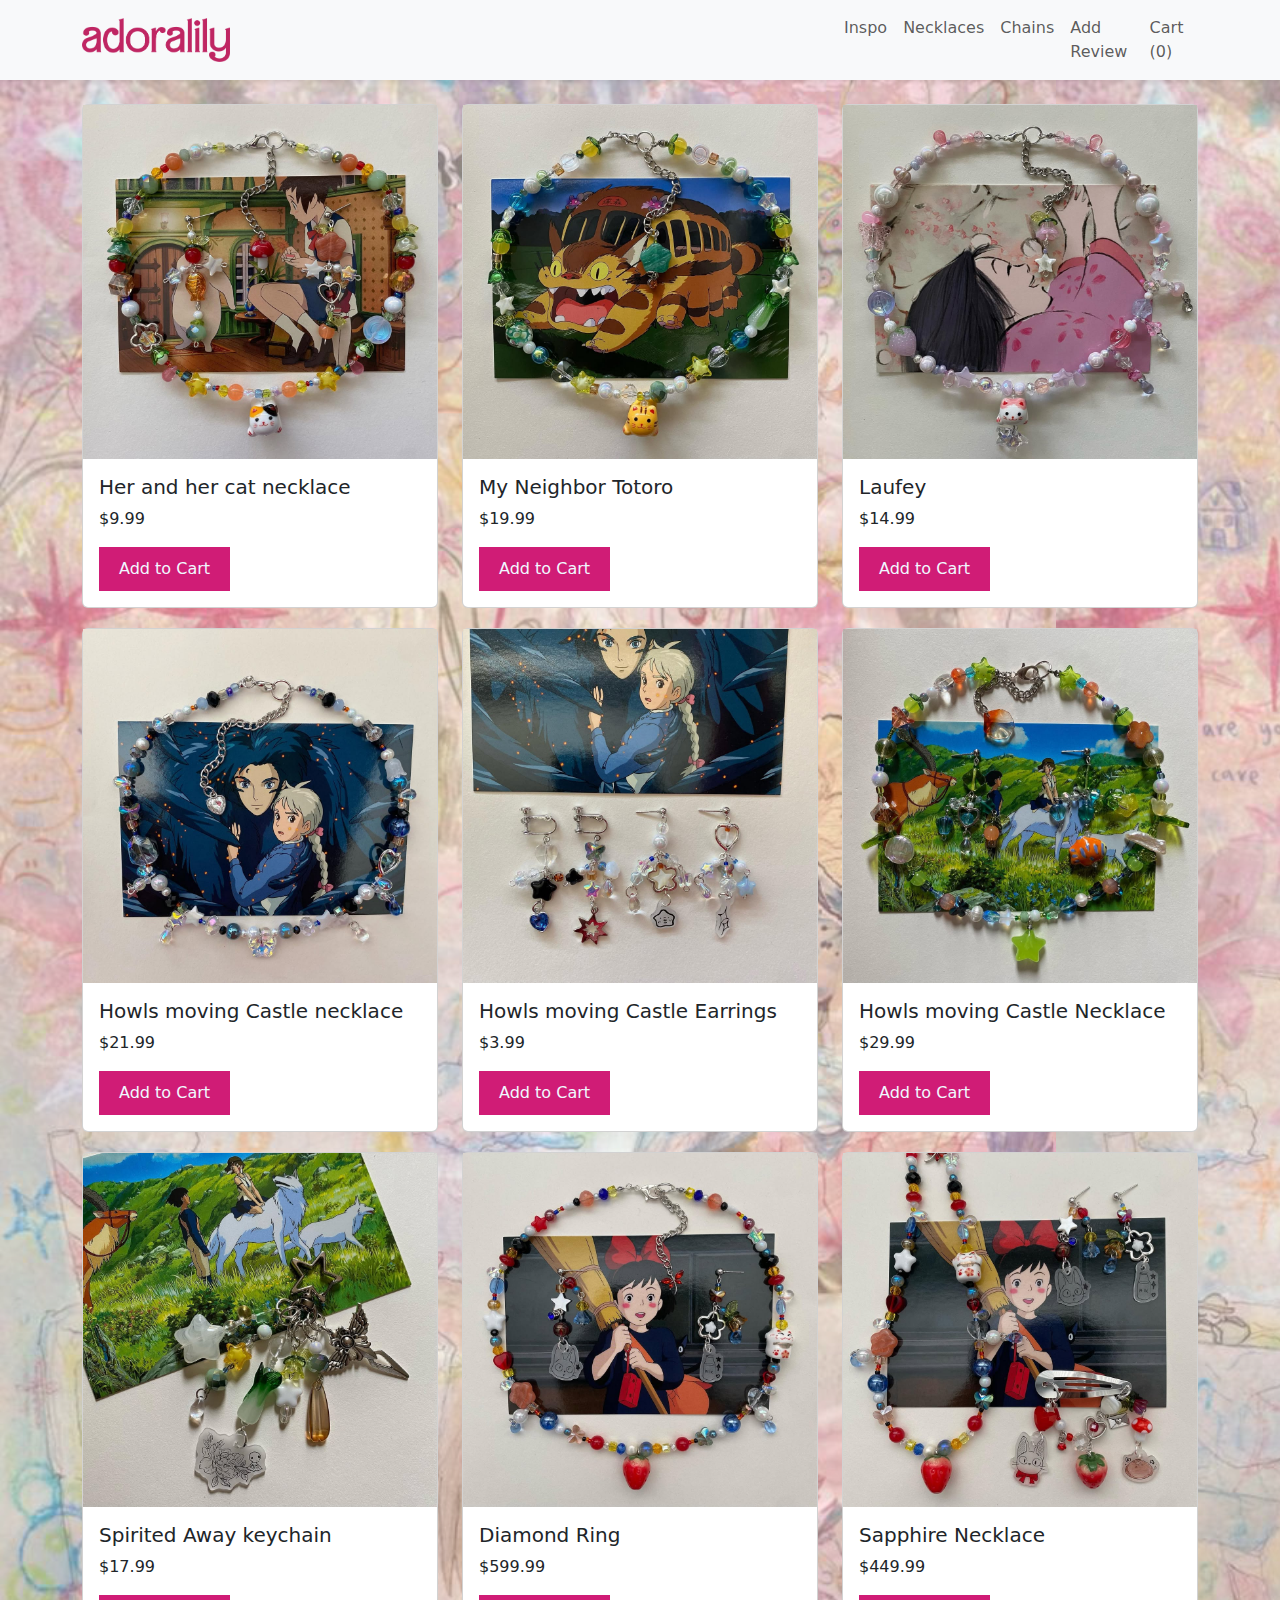
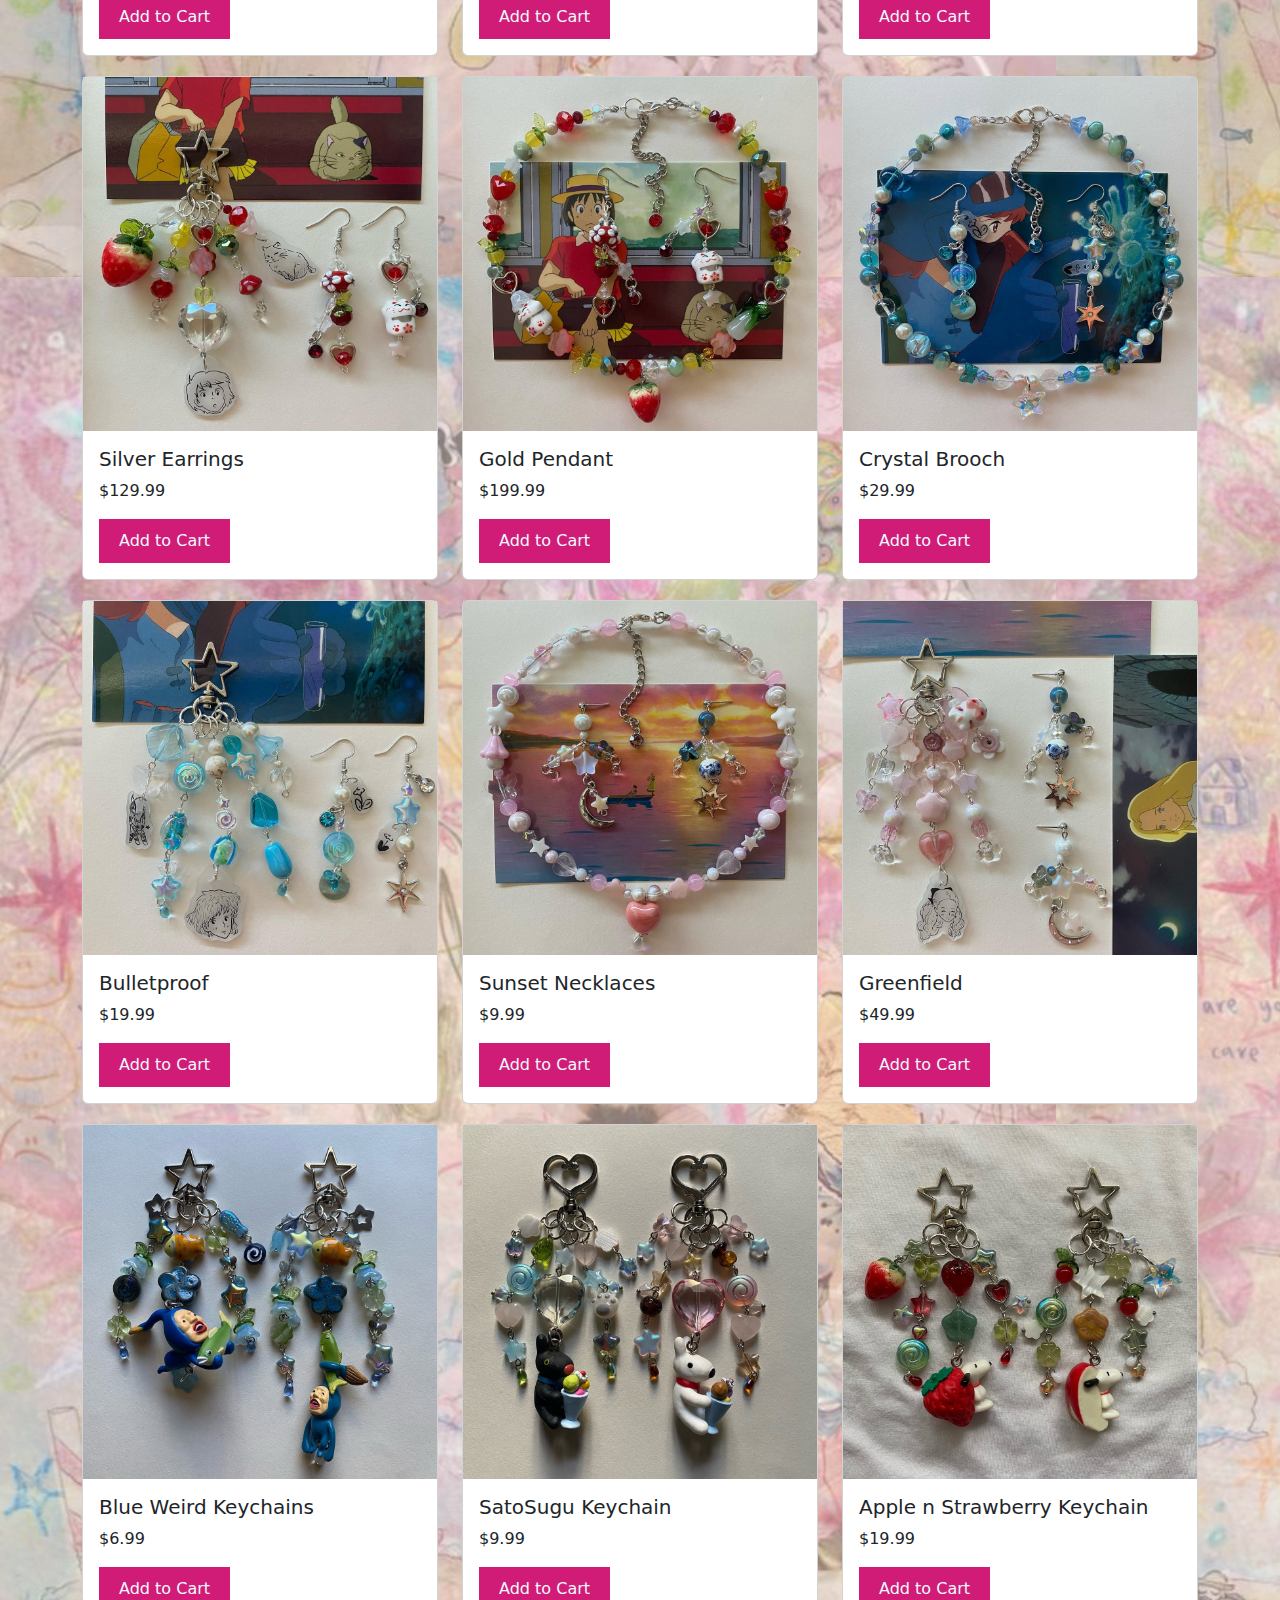
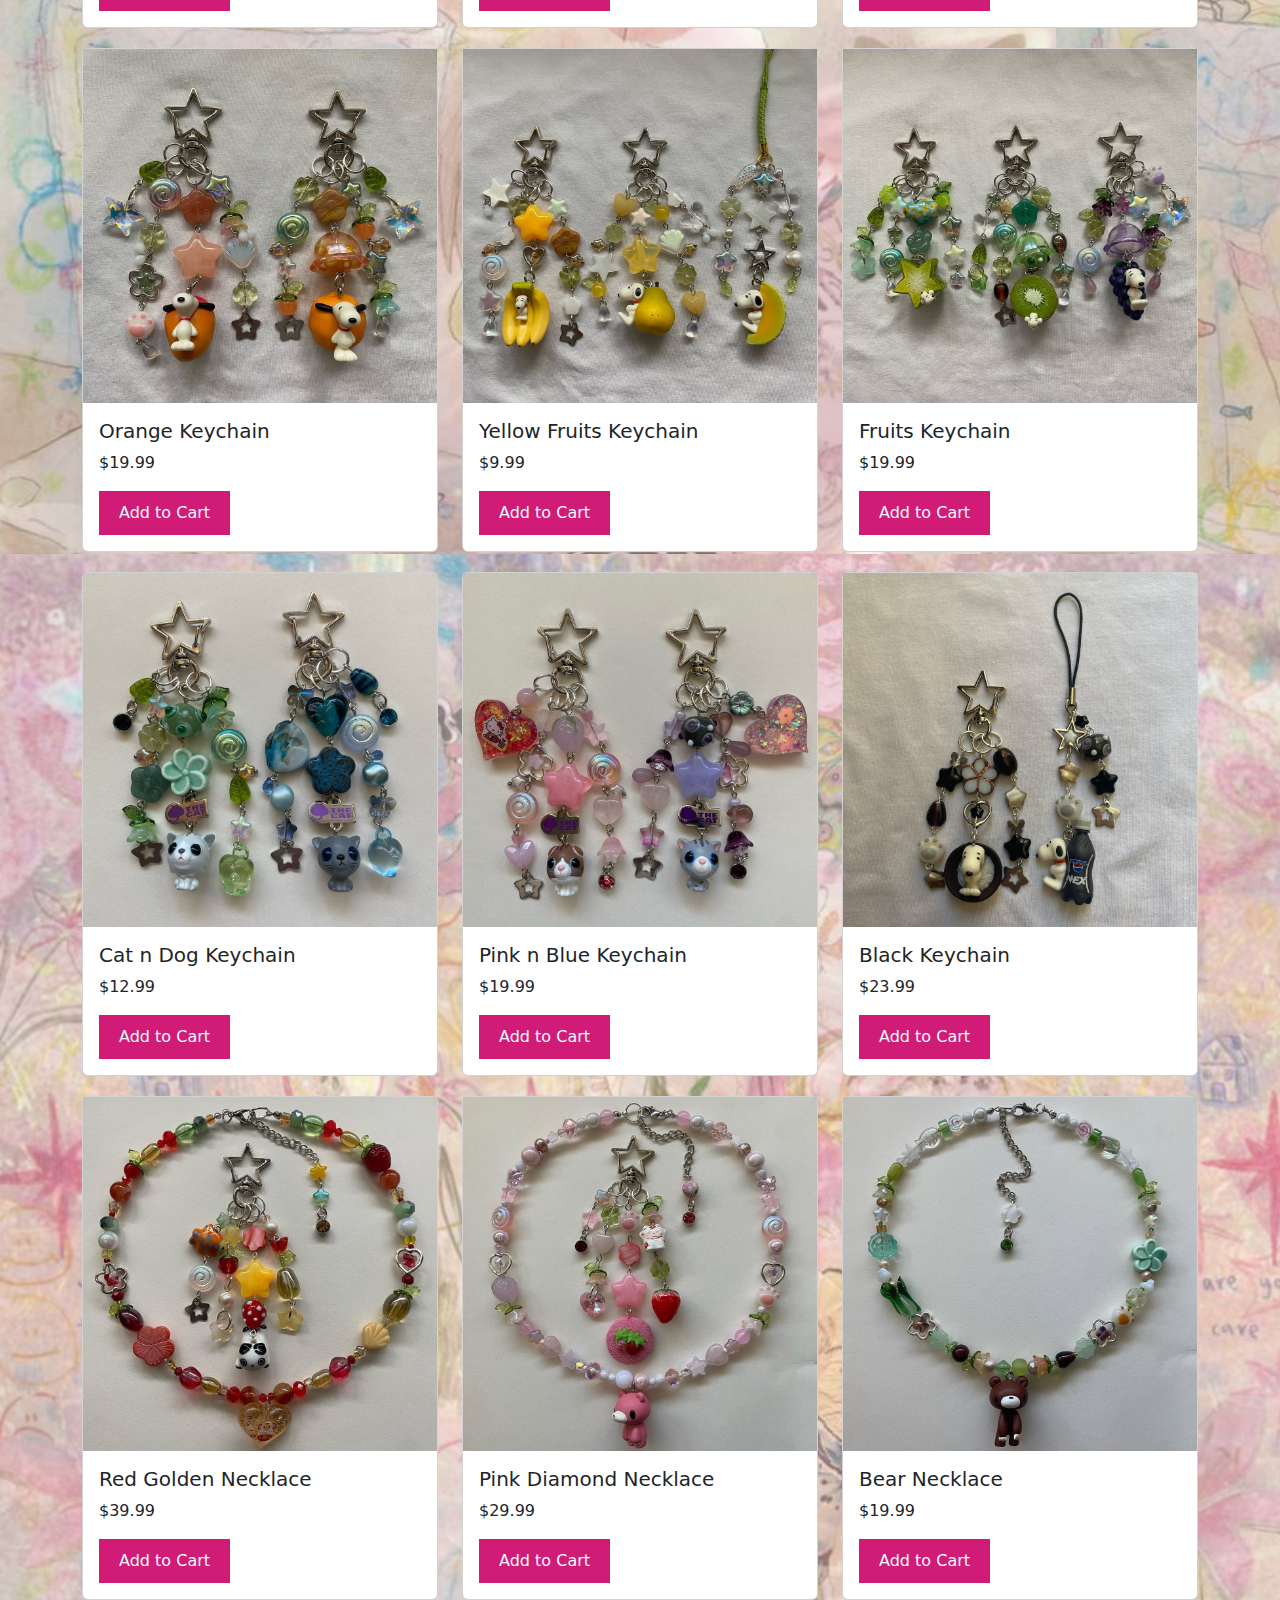
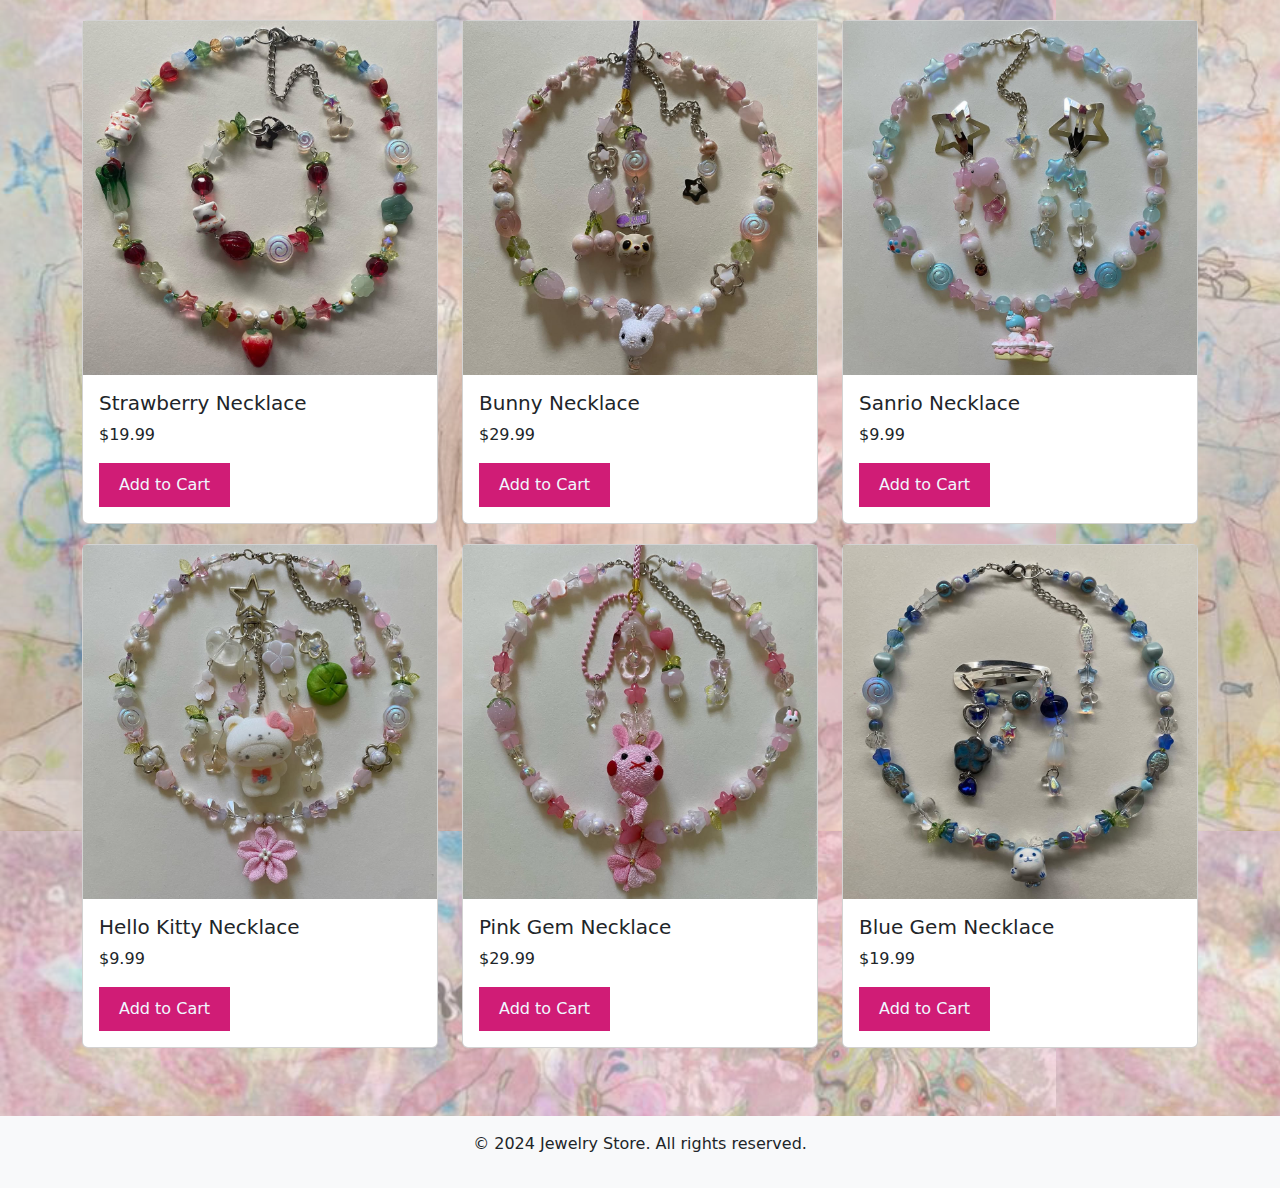
<file: index.html>
<!DOCTYPE html> 
<html lang="en">
<head>
    <meta charset="UTF-8">
    <meta name="viewport" content="width=device-width, initial-scale=1.0">
    <title>Jewelry Store - Home</title>
    <link rel="stylesheet" href="style.css">
    <link rel="stylesheet" href="https://cdn.jsdelivr.net/npm/bootstrap@5.3.0/dist/css/bootstrap.min.css">
    <script src="script.js" defer></script>
</head>
<body>
    <!-- Header -->
    <header class="navbar navbar-expand-lg navbar-light bg-light shadow-sm">
        <div class="container">
            <a class="navbar-brand fw-bold" href="index.html"><img style="width: 20%; margin: 0;" src="logo.png"></a>
            <button class="navbar-toggler" type="button" data-bs-toggle="collapse" data-bs-target="#navbarNav">
                <span class="navbar-toggler-icon"></span>
            </button>
            <div class="collapse navbar-collapse" id="navbarNav">
                <ul class="navbar-nav ms-auto">
                    <li class="nav-item"><a class="nav-link" href="anime.html">Inspo</a></li>
                    <li class="nav-item"><a class="nav-link" href="necklace.html">Necklaces</a></li>
                    <li class="nav-item"><a class="nav-link" href="keychain.html">Chains</a></li>
                    <li class="nav-item"><a class="nav-link" href="product.html">Add Review</a></li>
                    <li class="nav-item"><a class="nav-link" href="cart.html">Cart (0)</a></li>
                </ul>
            </div>
        </div>
    </header>

    <!-- Product Grid -->
    <main class="container my-4" >
        <div class="row" id="productGrid">
            <!-- Cards will be injected here dynamically -->
        </div>
        
    </main>

    <!-- Footer -->
    <footer class="bg-light text-center py-3 mt-5">
        <p>&copy; 2024 Jewelry Store. All rights reserved.</p>
    </footer>

    <!-- Bootstrap Script -->
    <script src="https://cdn.jsdelivr.net/npm/bootstrap@5.3.0/dist/js/bootstrap.bundle.min.js"></script>
</body>
</html>
</file>
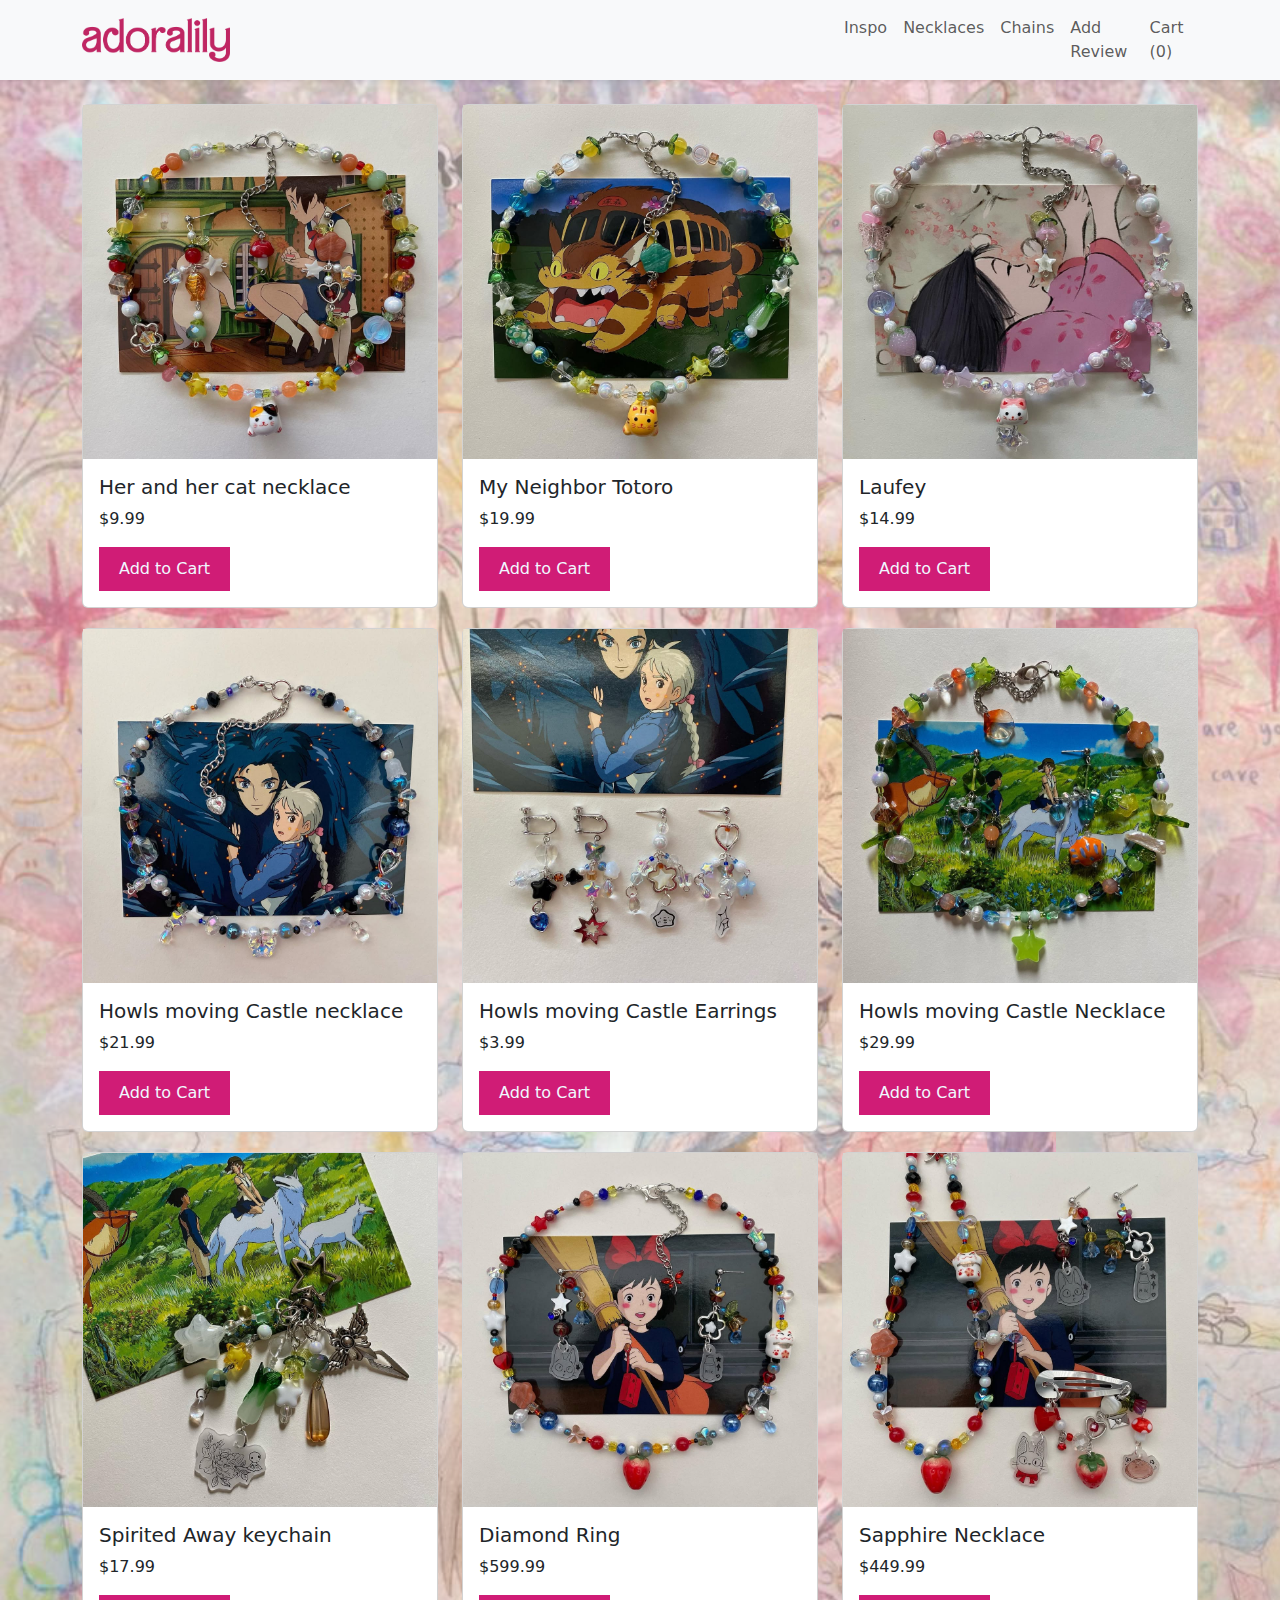
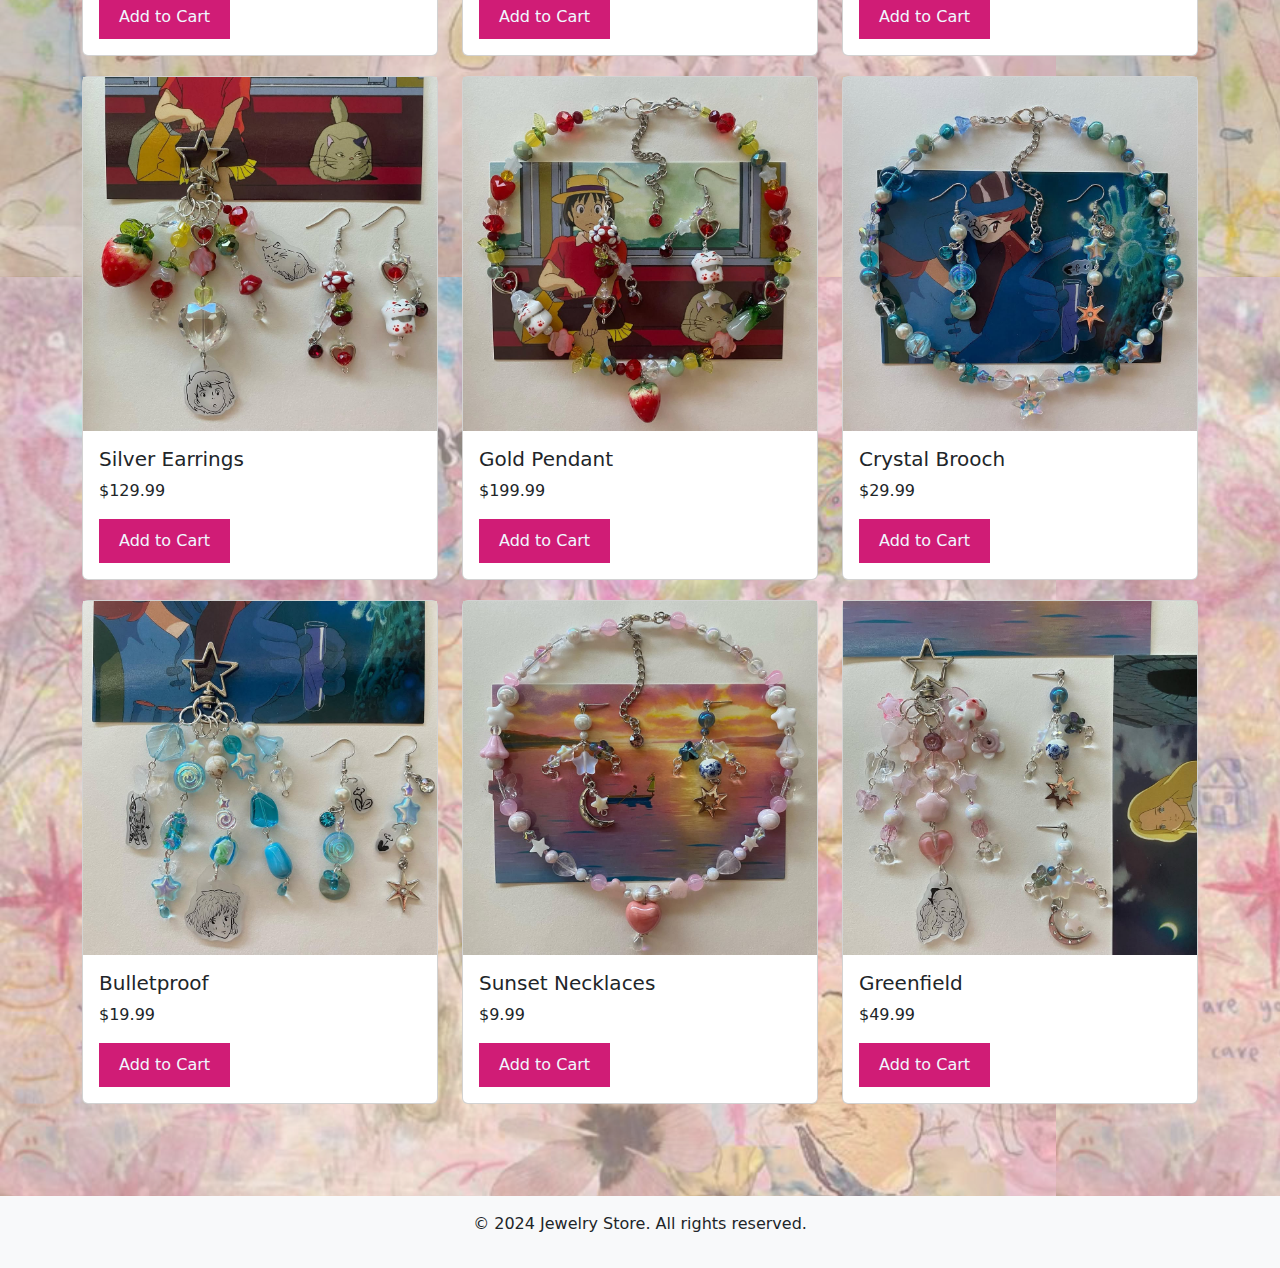
<file: anime.html>
<!DOCTYPE html> 
<html lang="en">
<head>
    <meta charset="UTF-8">
    <meta name="viewport" content="width=device-width, initial-scale=1.0">
    <title>Jewelry Store - Home</title>
    <link rel="stylesheet" href="style.css">
    <link rel="stylesheet" href="https://cdn.jsdelivr.net/npm/bootstrap@5.3.0/dist/css/bootstrap.min.css">
    <script src="anime.js" defer></script>
</head>
<body>
    <!-- Header -->
    <header class="navbar navbar-expand-lg navbar-light bg-light shadow-sm">
        <div class="container">
            <a class="navbar-brand fw-bold" href="index.html"><img style="width: 20%; margin: 0;" src="logo.png"></a>
            <button class="navbar-toggler" type="button" data-bs-toggle="collapse" data-bs-target="#navbarNav">
                <span class="navbar-toggler-icon"></span>
            </button>
            <div class="collapse navbar-collapse" id="navbarNav">
                <ul class="navbar-nav ms-auto">
                    <li class="nav-item"><a class="nav-link" href="anime.html">Inspo</a></li>
                    <li class="nav-item"><a class="nav-link" href="necklace.html">Necklaces</a></li>
                    <li class="nav-item"><a class="nav-link" href="keychain.html">Chains</a></li>
                    <li class="nav-item"><a class="nav-link" href="product.html">Add Review</a></li>
                    <li class="nav-item"><a class="nav-link" href="cart.html">Cart (0)</a></li>
                </ul>
            </div>
        </div>
    </header>

    <!-- Product Grid -->
    <main class="container my-4">
        <div class="row" id="productGrid">
            <!-- Products will be dynamically loaded here -->
        </div>
    </main>

    
    <!-- Product Grid -->
    <main class="container my-4">
        <div class="row" id="productGrid">
            <!-- Products will be dynamically loaded here -->
        </div>
    </main>

    <!-- Footer -->
    <footer class="bg-light text-center py-3 mt-5">
        <p>&copy; 2024 Jewelry Store. All rights reserved.</p>
    </footer>

    <!-- Bootstrap Script -->
    <script src="https://cdn.jsdelivr.net/npm/bootstrap@5.3.0/dist/js/bootstrap.bundle.min.js"></script>
</body>
</html>
</file>
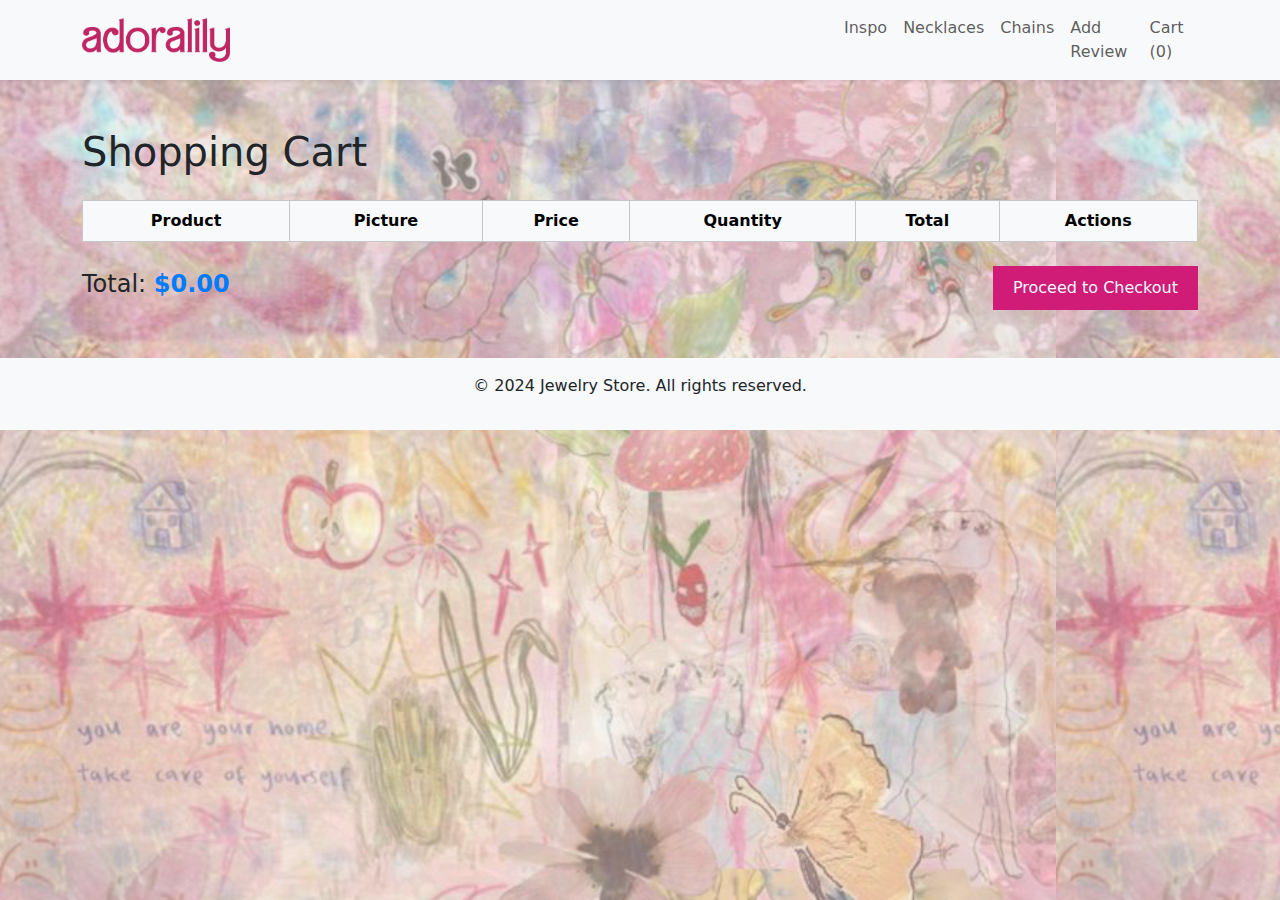
<file: cart.html>
<!DOCTYPE html>
<html lang="en">
<head>
    <meta charset="UTF-8">
    <meta name="viewport" content="width=device-width, initial-scale=1.0">
    <title>Shopping Cart - Jewelry Store</title>
    <link rel="stylesheet" href="style.css">
    <link rel="stylesheet" href="https://cdn.jsdelivr.net/npm/bootstrap@5.3.0/dist/css/bootstrap.min.css">
    <script src="script.js" defer></script>
</head>
<body>
    <!-- Header -->
    <header class="navbar navbar-expand-lg navbar-light bg-light shadow-sm">
        <div class="container">
            <a class="navbar-brand fw-bold" href="index.html"><img style="width: 20%; margin: 0;" src="logo.png"></a>
            <ul class="navbar-nav ms-auto">
                <li class="nav-item"><a class="nav-link" href="anime.html">Inspo</a></li>
                <li class="nav-item"><a class="nav-link" href="necklace.html">Necklaces</a></li>
                <li class="nav-item"><a class="nav-link" href="keychain.html">Chains</a></li>
                <li class="nav-item"><a class="nav-link" href="product.html">Add Review</a></li>
                <li class="nav-item"><a class="nav-link" href="cart.html">Cart (0)</a></li>
            </ul>
        </div>
    </header>

    <!-- Cart Section -->
    <main class="container mt-5">
        <h1 class="mb-4">Shopping Cart</h1>
        <table class="table table-bordered">
            <thead class="table-light">
                <tr>
                    <th>Product</th>
                    <th>Picture</th>
                    <th>Price</th>
                    <th>Quantity</th>
                    <th>Total</th>
                    <th>Actions</th>
                </tr>
            </thead>
            <tbody id="cartItems">
                <!-- Dynamic cart items -->
            </tbody>
        </table>
        <div class="d-flex justify-content-between align-items-center mt-4">
            <h4>Total: <span id="cartTotal">0.00</span></h4>
            <button id="checkoutBtn">Proceed to Checkout</button>
        </div>
    </main>

    <!-- Footer -->
    <footer class="bg-light text-center py-3 mt-5">
        <p>&copy; 2024 Jewelry Store. All rights reserved.</p>
    </footer>

    <!-- Bootstrap Script -->
    <script src="https://cdn.jsdelivr.net/npm/bootstrap@5.3.0/dist/js/bootstrap.bundle.min.js"></script>
</body>
</html>
</file>
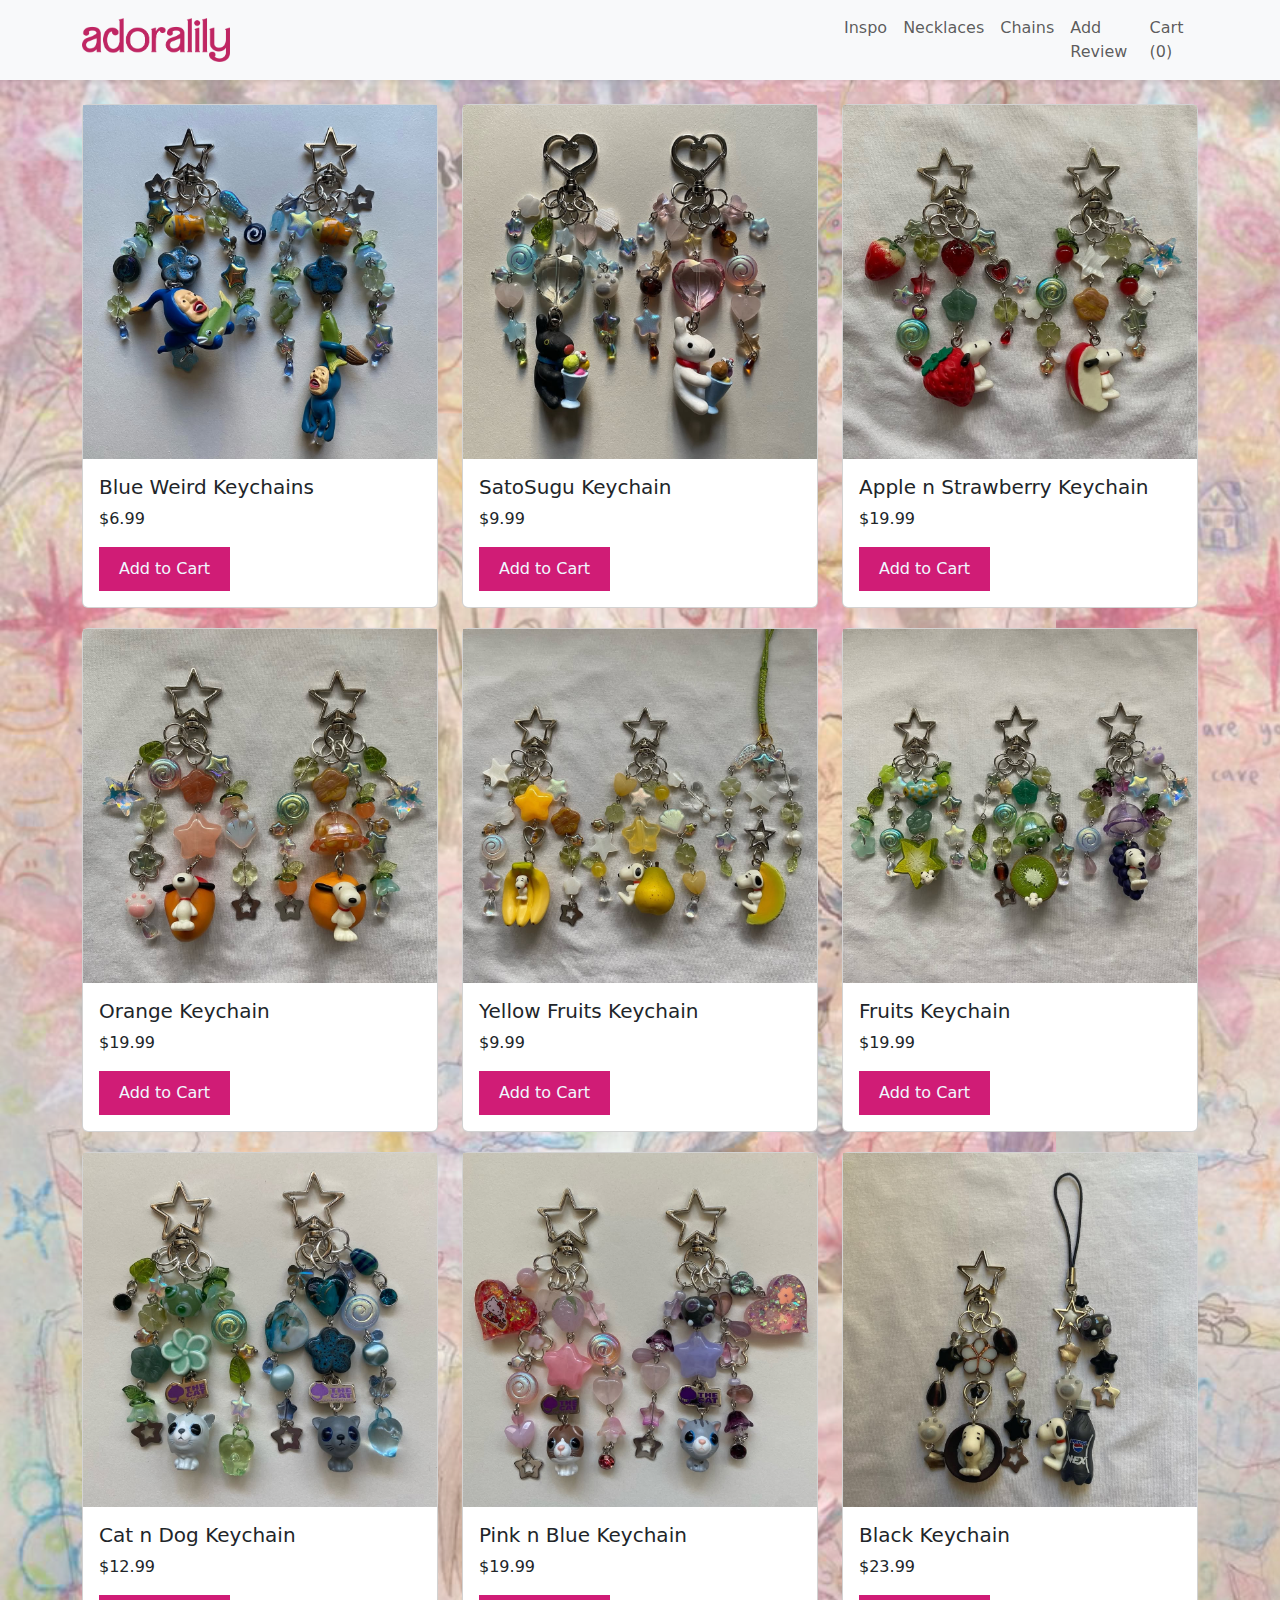
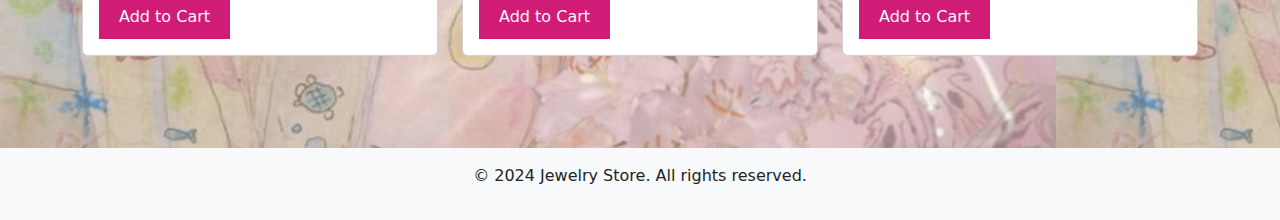
<file: keychain.html>
<!DOCTYPE html> 
<html lang="en">
<head>
    <meta charset="UTF-8">
    <meta name="viewport" content="width=device-width, initial-scale=1.0">
    <title>Jewelry Store - Home</title>
    <link rel="stylesheet" href="style.css">
    <link rel="stylesheet" href="https://cdn.jsdelivr.net/npm/bootstrap@5.3.0/dist/css/bootstrap.min.css">
    <script src="keychain.js" defer></script>
</head>
<body>
    <!-- Header -->
    <header class="navbar navbar-expand-lg navbar-light bg-light shadow-sm">
        <div class="container">
            <a class="navbar-brand fw-bold" href="index.html"><img style="width: 20%; margin: 0;" src="logo.png"></a>
            <button class="navbar-toggler" type="button" data-bs-toggle="collapse" data-bs-target="#navbarNav">
                <span class="navbar-toggler-icon"></span>
            </button>
            <div class="collapse navbar-collapse" id="navbarNav">
                <ul class="navbar-nav ms-auto">
                    <li class="nav-item"><a class="nav-link" href="anime.html">Inspo</a></li>
                    <li class="nav-item"><a class="nav-link" href="necklace.html">Necklaces</a></li>
                    <li class="nav-item"><a class="nav-link" href="keychain.html">Chains</a></li>
                    <li class="nav-item"><a class="nav-link" href="product.html">Add Review</a></li>
                    <li class="nav-item"><a class="nav-link" href="cart.html">Cart (0)</a></li>
                </ul>
            </div>
        </div>
    </header>

    <!-- Product Grid -->
    <main class="container my-4">
        <div class="row" id="productGrid">
            <!-- Products will be dynamically loaded here -->
        </div>
    </main>

    
    <!-- Product Grid -->
    <main class="container my-4">
        <div class="row" id="productGrid">
            <!-- Products will be dynamically loaded here -->
        </div>
    </main>

    <!-- Footer -->
    <footer class="bg-light text-center py-3 mt-5">
        <p>&copy; 2024 Jewelry Store. All rights reserved.</p>
    </footer>

    <!-- Bootstrap Script -->
    <script src="https://cdn.jsdelivr.net/npm/bootstrap@5.3.0/dist/js/bootstrap.bundle.min.js"></script>
</body>
</html>
</file>
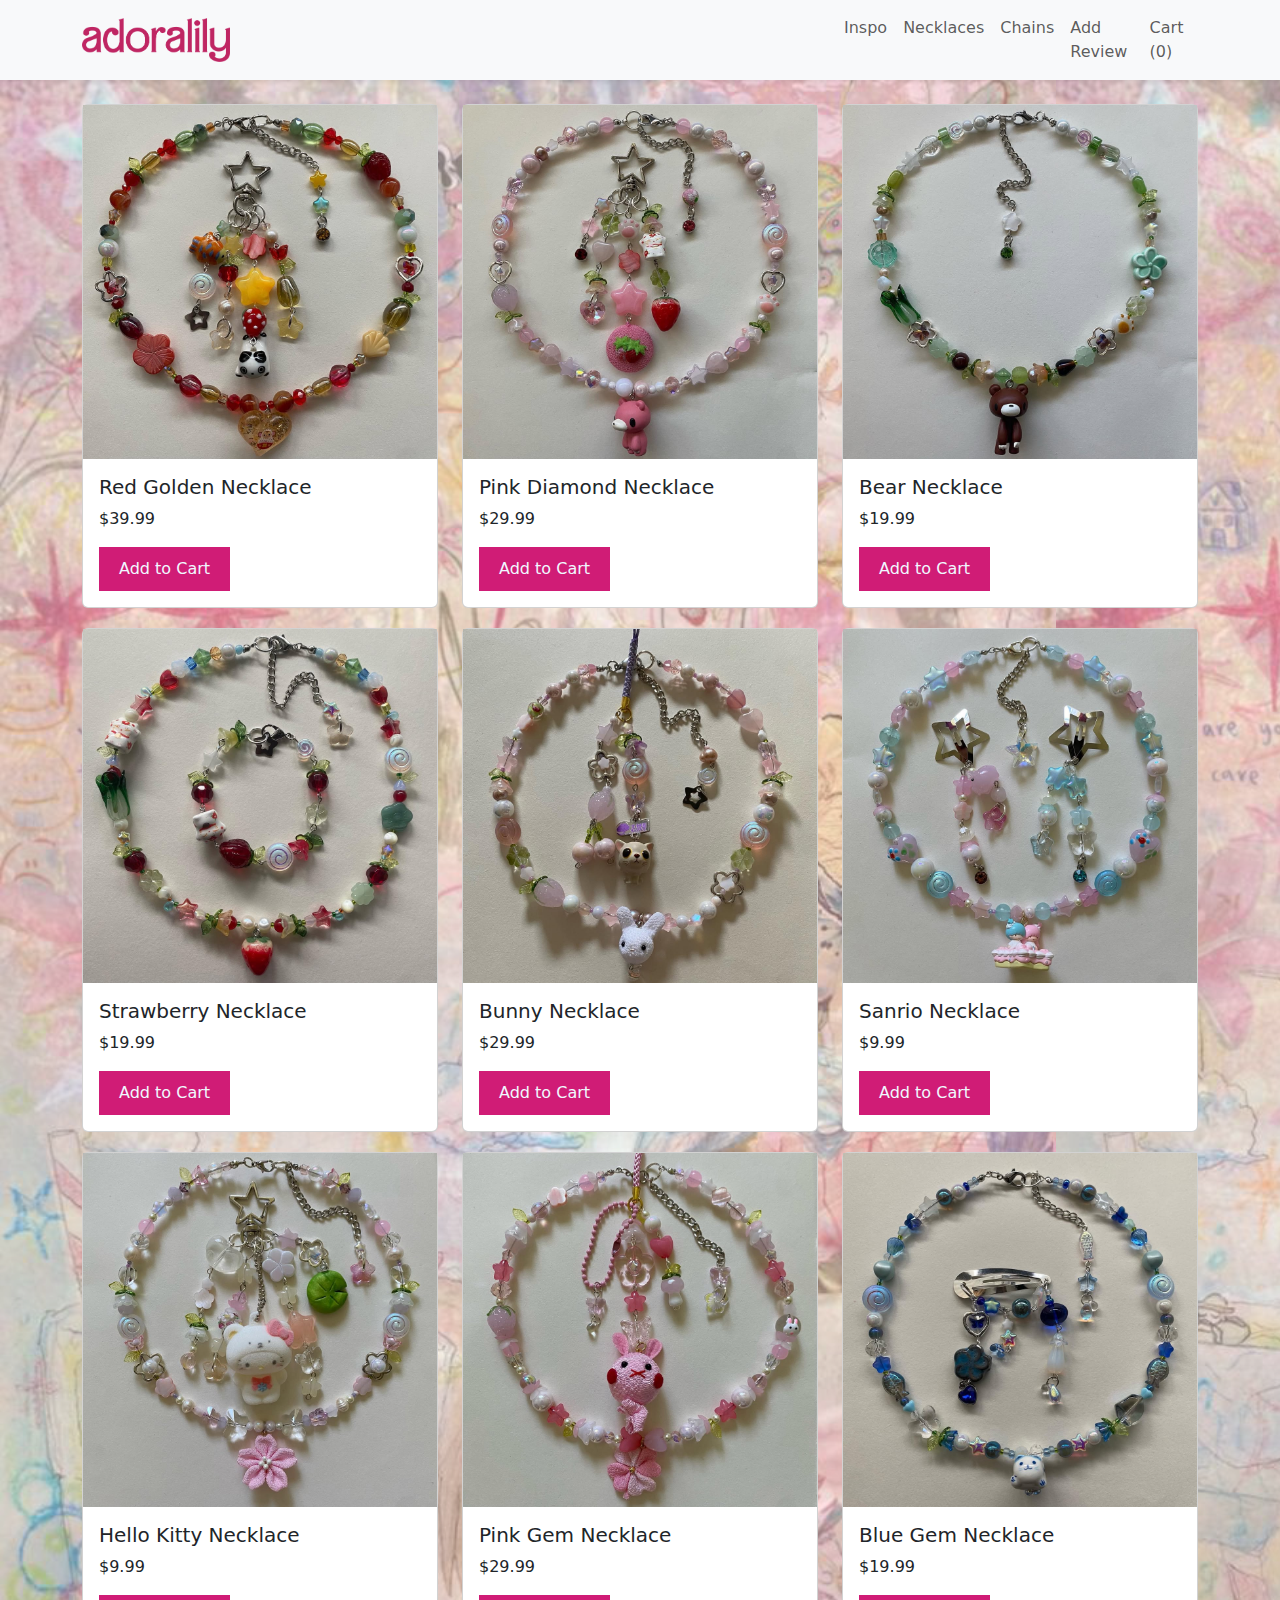
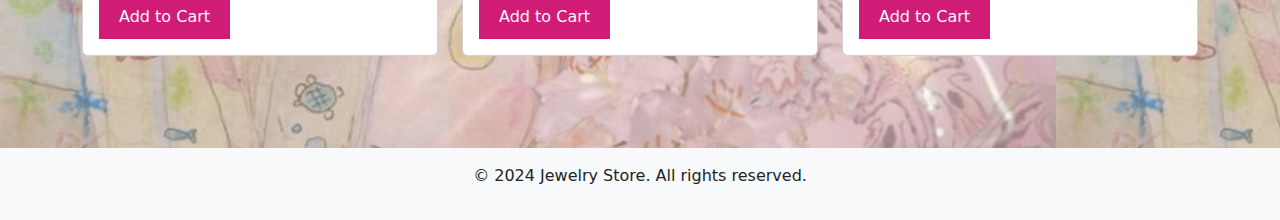
<file: necklace.html>
<!DOCTYPE html> 
<html lang="en">
<head>
    <meta charset="UTF-8">
    <meta name="viewport" content="width=device-width, initial-scale=1.0">
    <title>Jewelry Store - Home</title>
    <link rel="stylesheet" href="style.css">
    <link rel="stylesheet" href="https://cdn.jsdelivr.net/npm/bootstrap@5.3.0/dist/css/bootstrap.min.css">
    <script src="neck.js" defer></script>
</head>
<body>
    <!-- Header -->
    <header class="navbar navbar-expand-lg navbar-light bg-light shadow-sm">
        <div class="container">
            <a class="navbar-brand fw-bold" href="index.html"><img style="width: 20%; margin: 0;" src="logo.png"></a>
            <button class="navbar-toggler" type="button" data-bs-toggle="collapse" data-bs-target="#navbarNav">
                <span class="navbar-toggler-icon"></span>
            </button>
            <div class="collapse navbar-collapse" id="navbarNav">
                <ul class="navbar-nav ms-auto">
                    <li class="nav-item"><a class="nav-link" href="anime.html">Inspo</a></li>
                    <li class="nav-item"><a class="nav-link" href="necklace.html">Necklaces</a></li>
                    <li class="nav-item"><a class="nav-link" href="keychain.html">Chains</a></li>
                    <li class="nav-item"><a class="nav-link" href="product.html">Add Review</a></li>
                    <li class="nav-item"><a class="nav-link" href="cart.html">Cart (0)</a></li>
                </ul>
            </div>
        </div>
    </header>

    <!-- Product Grid -->
    <main class="container my-4">
        <div class="row" id="productGrid">
            <!-- Products will be dynamically loaded here -->
        </div>
    </main>

    
    <!-- Product Grid -->
    <main class="container my-4">
        <div class="row" id="productGrid">
            <!-- Products will be dynamically loaded here -->
        </div>
    </main>

    <!-- Footer -->
    <footer class="bg-light text-center py-3 mt-5">
        <p>&copy; 2024 Jewelry Store. All rights reserved.</p>
    </footer>

    <!-- Bootstrap Script -->
    <script src="https://cdn.jsdelivr.net/npm/bootstrap@5.3.0/dist/js/bootstrap.bundle.min.js"></script>
</body>
</html>
</file>
<file: style.css>
body {
    font-family: Arial, sans-serif;
    background-color: lightpink;
    background-image: url(back.png);
}
h1{
    color: aliceblue;
}

/* Product Grid */
.card {
    margin-bottom: 20px;
}

.card img {
    width: 100%;
    aspect-ratio: 1 / 1; /* Square aspect ratio */
    object-fit: cover;
}

/* Cart Table */
.table th, .table td {
    text-align: center;
    vertical-align: middle;
}

/* Cart Total */
#cartTotal {
    font-weight: bold;
    color: #007bff;
}

/* Cart Images */
.table img {
    width: 100px;
    height: 100px;
    object-fit: contain;
}

/* Logo Image */
.logo img {
    height: 50px;
    object-fit: contain;
}

button:focus {
    outline: 2px solid #a40f5a;
    outline-offset: 2px;
}

button:hover {
    background-color: #a40f5a;
}

button {
    color: aliceblue;
    background-color: #d01c76;
    border: none;
    border-radius: 25px;
    padding: 10px 20px;
    font-size: 16px;
}

.scnd button{
    
    background-color: #646464;
}
</file>
